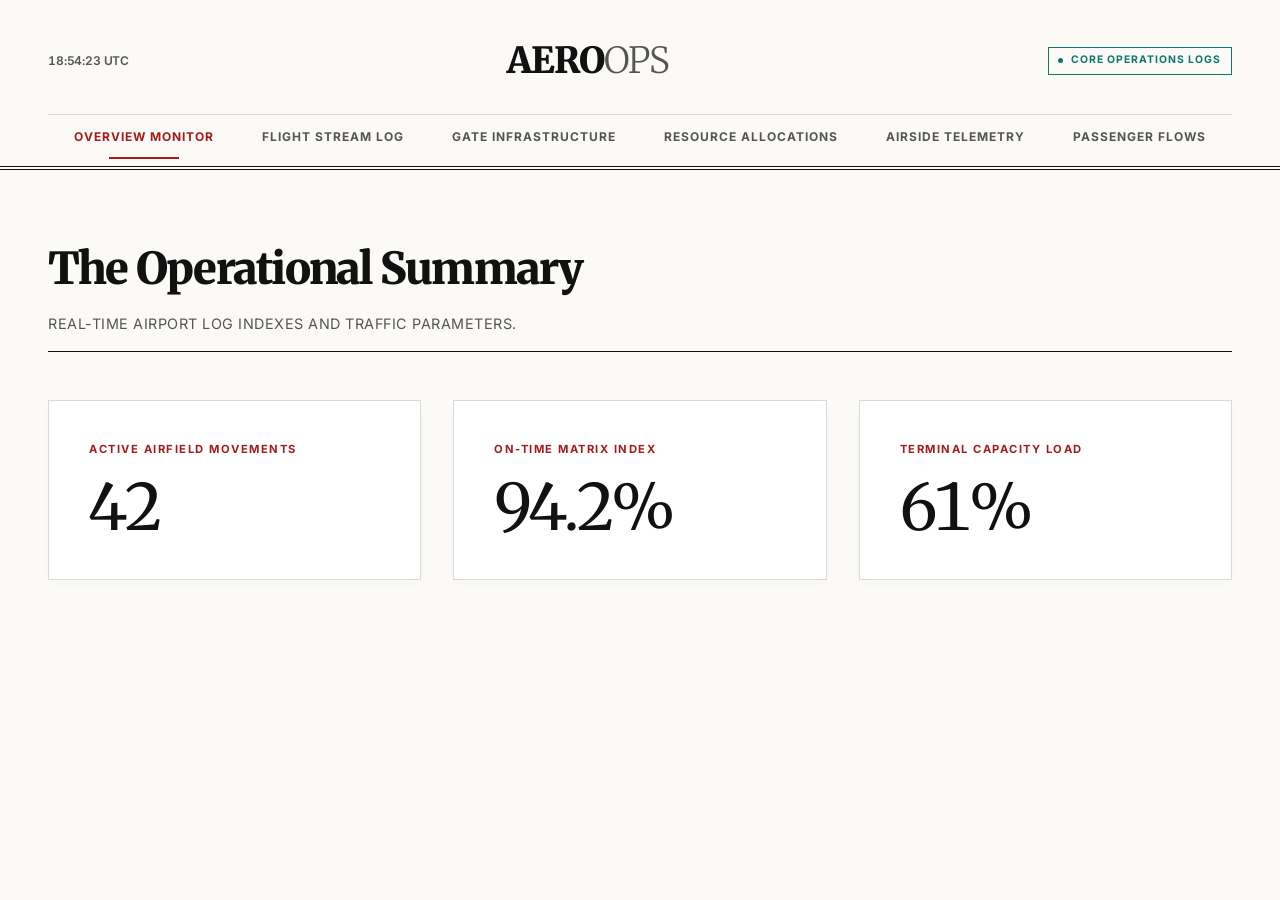
<file: frontend/index.html>
<!DOCTYPE html>
<html lang="en">
<head>
    <meta charset="UTF-8">
    <meta name="viewport" content="width=device-width, initial-scale=1.0">
    <title>The Operational Pulse // AERO-OPS</title>
    <link rel="stylesheet" href="styles.css">
    <link rel="preconnect" href="https://fonts.googleapis.com">
    <link rel="preconnect" href="https://fonts.gstatic.com" crossorigin>
    <link href="https://fonts.googleapis.com/css2?family=Inter:wght@600;700&family=Merriweather:wght@400;700;900&display=swap" rel="stylesheet">
</head>
<body>

    <header class="app-header">
        <div class="header-top">
            <div class="system-time" id="digital-clock">00:00:00 UTC</div>
            <div class="logo-area">
                <h1>Aero<span>Ops</span></h1>
            </div>
            <div class="status-pill"><span class="pulse-dot"></span> Core Operations Logs</div>
        </div>
        <nav class="main-nav">
            <a href="index.html" class="nav-item active">Overview Monitor</a>
            <a href="flights.html" class="nav-item">Flight Stream Log</a>
            <a href="gates.html" class="nav-item">Gate Infrastructure</a>
            <a href="resources.html" class="nav-item">Resource Allocations</a>
            <a href="telemetry.html" class="nav-item">Airside Telemetry</a>
            <a href="analytics.html" class="nav-item">Passenger Flows</a>
        </nav>
    </header>

    <main class="app-viewport">
        <header class="page-header">
            <h2>The Operational Summary</h2>
            <p>Real-time airport log indexes and traffic parameters.</p>
        </header>

        <div class="metrics-grid">
            <div class="metric-card">
                <span class="card-label">Active Airfield Movements</span>
                <div class="card-value" id="val-movements">42</div>
            </div>
            <div class="metric-card">
                <span class="card-label">On-Time Matrix Index</span>
                <div class="card-value" id="val-otp">94.2%</div>
            </div>
            <div class="metric-card">
                <span class="card-label">Terminal Capacity Load</span>
                <div class="card-value">61%</div>
            </div>
        </div>
    </main>

    <script src="shared-engine.js"></script>
    <script>
        setInterval(() => {
            const moveNode = document.getElementById('val-movements');
            const otpNode = document.getElementById('val-otp');
            if (moveNode) {
                let current = parseInt(moveNode.textContent);
                moveNode.textContent = current + (Math.random() > 0.45 ? 1 : -1);
            }
            if (otpNode) {
                let currentOtp = parseFloat(otpNode.textContent);
                otpNode.textContent = (currentOtp + (Math.random() * 0.2 - 0.1)).toFixed(1) + '%';
            }
        }, 4000);
    </script>
</body>
</html>
</file>
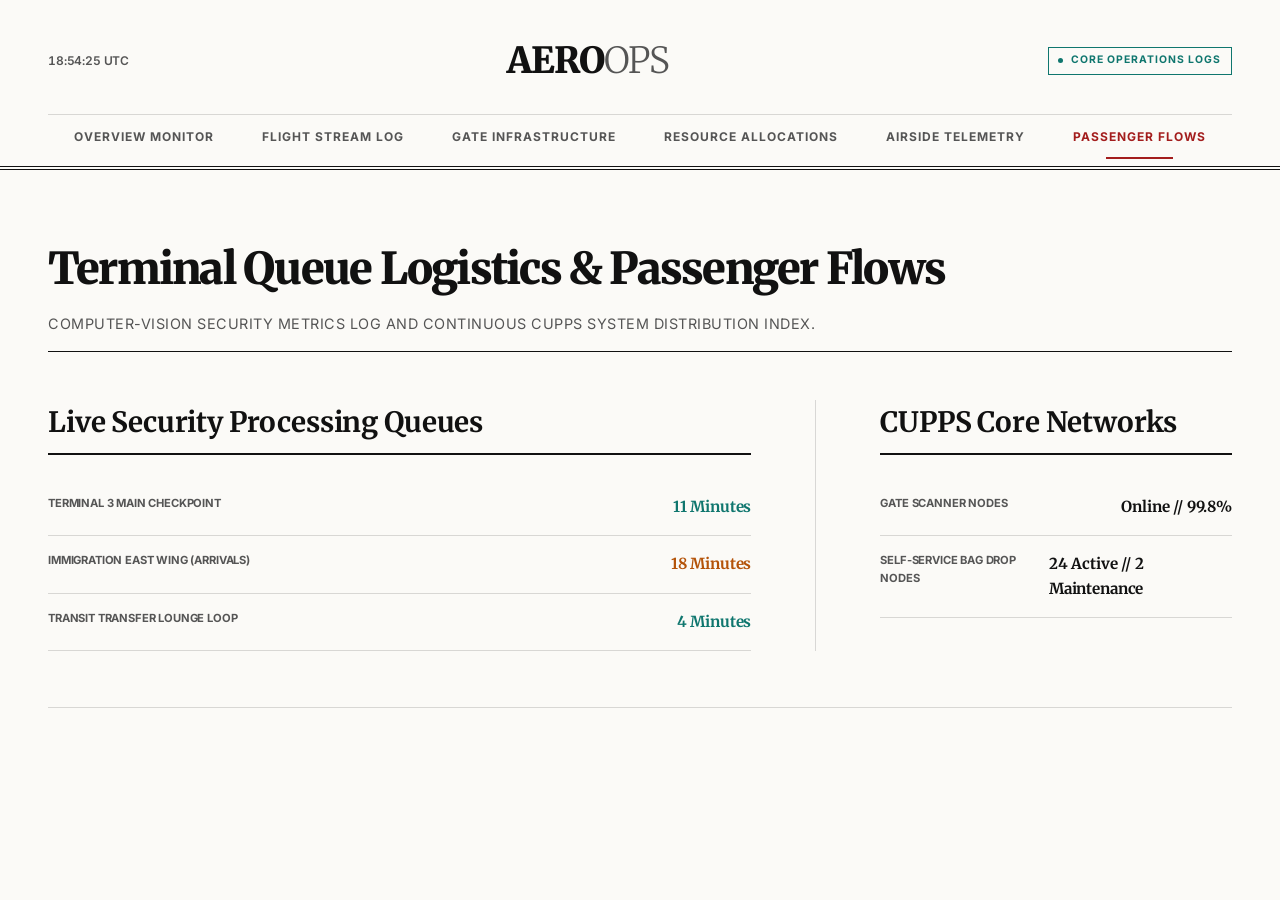
<file: frontend/analytics.html>
<!DOCTYPE html>
<html lang="en">
<head>
    <meta charset="UTF-8">
    <meta name="viewport" content="width=device-width, initial-scale=1.0">
    <title>Passenger Flow Analytics // AERO-OPS</title>
    <link rel="stylesheet" href="styles.css">
    <link rel="preconnect" href="https://fonts.googleapis.com">
    <link rel="preconnect" href="https://fonts.gstatic.com" crossorigin>
    <link href="https://fonts.googleapis.com/css2?family=Inter:wght@600;700&family=Merriweather:wght@400;700;900&display=swap" rel="stylesheet">
</head>
<body>

    <header class="app-header">
        <div class="header-top">
            <div class="system-time" id="digital-clock">00:00:00 UTC</div>
            <div class="logo-area">
                <h1>Aero<span>Ops</span></h1>
            </div>
            <div class="status-pill"><span class="pulse-dot"></span> Core Operations Logs</div>
        </div>
        <nav class="main-nav">
            <a href="index.html" class="nav-item">Overview Monitor</a>
            <a href="flights.html" class="nav-item">Flight Stream Log</a>
            <a href="gates.html" class="nav-item">Gate Infrastructure</a>
            <a href="resources.html" class="nav-item">Resource Allocations</a>
            <a href="telemetry.html" class="nav-item">Airside Telemetry</a>
            <a href="analytics.html" class="nav-item active">Passenger Flows</a>
        </nav>
    </header>

    <main class="app-viewport">
        <header class="page-header">
            <h2>Terminal Queue Logistics & Passenger Flows</h2>
            <p>Computer-vision security metrics log and continuous CUPPS system distribution index.</p>
        </header>

        <div class="editorial-row">
            <div class="editorial-col-main">
                <h3 class="broadsheet-subheading">Live Security Processing Queues</h3>
                <div class="telemetry-strip">
                    <span class="telemetry-label">Terminal 3 Main Checkpoint</span>
                    <span class="telemetry-value" id="q-t3" style="color:var(--status-green);">11 Minutes</span>
                </div>
                <div class="telemetry-strip">
                    <span class="telemetry-label">Immigration East Wing (Arrivals)</span>
                    <span class="telemetry-value" style="color:var(--status-orange);">18 Minutes</span>
                </div>
                <div class="telemetry-strip">
                    <span class="telemetry-label">Transit Transfer Lounge Loop</span>
                    <span class="telemetry-value" style="color:var(--status-green);">4 Minutes</span>
                </div>
            </div>

            <div class="editorial-col-side">
                <h3 class="broadsheet-subheading">CUPPS Core Networks</h3>
                <div class="telemetry-strip">
                    <span class="telemetry-label">Gate Scanner Nodes</span>
                    <span class="telemetry-value">Online // 99.8%</span>
                </div>
                <div class="telemetry-strip">
                    <span class="telemetry-label">Self-Service Bag Drop Nodes</span>
                    <span class="telemetry-value">24 Active // 2 Maintenance</span>
                </div>
            </div>
        </div>
    </main>

    <script src="shared-engine.js"></script>
    <script>
        setInterval(() => {
            const queueNode = document.getElementById('q-t3');
            if(queueNode) {
                let randomMin = Math.floor(Math.random() * 4) + 9;
                queueNode.textContent = randomMin + " Minutes";
            }
        }, 6000);
    </script>
</body>
</html>
</file>
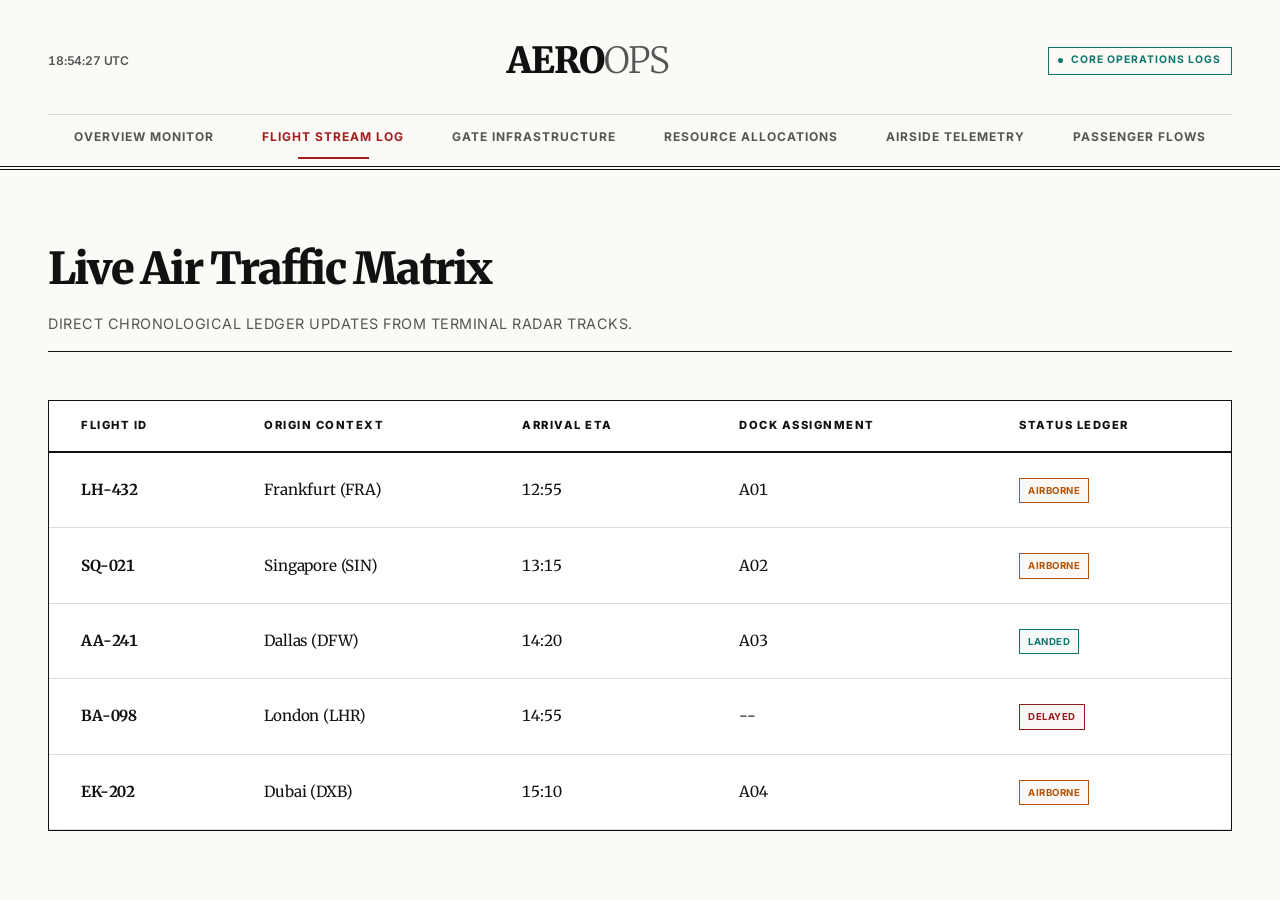
<file: frontend/flights.html>
<!DOCTYPE html>
<html lang="en">
<head>
    <meta charset="UTF-8">
    <meta name="viewport" content="width=device-width, initial-scale=1.0">
    <title>Flight Matrix Log // AERO-OPS</title>
    <link rel="stylesheet" href="styles.css">
    <link rel="preconnect" href="https://fonts.googleapis.com">
    <link rel="preconnect" href="https://fonts.gstatic.com" crossorigin>
    <link href="https://fonts.googleapis.com/css2?family=Inter:wght@600;700&family=Merriweather:wght@400;700;900&display=swap" rel="stylesheet">
</head>
<body>

    <header class="app-header">
        <div class="header-top">
            <div class="system-time" id="digital-clock">00:00:00 UTC</div>
            <div class="logo-area">
                <h1>Aero<span>Ops</span></h1>
            </div>
            <div class="status-pill"><span class="pulse-dot"></span> Core Operations Logs</div>
        </div>
        <nav class="main-nav">
            <a href="index.html" class="nav-item">Overview Monitor</a>
            <a href="flights.html" class="nav-item active">Flight Stream Log</a>
            <a href="gates.html" class="nav-item">Gate Infrastructure</a>
            <a href="resources.html" class="nav-item">Resource Allocations</a>
            <a href="telemetry.html" class="nav-item">Airside Telemetry</a>
            <a href="analytics.html" class="nav-item">Passenger Flows</a>
        </nav>
    </header>

    <main class="app-viewport">
        <header class="page-header">
            <h2>Live Air Traffic Matrix</h2>
            <p>Direct chronological ledger updates from terminal radar tracks.</p>
        </header>

        <div class="table-container">
            <table class="premium-table">
                <thead>
                    <tr>
                        <th>Flight ID</th>
                        <th>Origin Context</th>
                        <th>Arrival ETA</th>
                        <th>Dock Assignment</th>
                        <th>Status Ledger</th>
                    </tr>
                </thead>
                <tbody id="live-table-rows"></tbody>
            </table>
        </div>
    </main>

    <script src="shared-engine.js"></script>
    <script>
        function drawLogStream() {
            const container = document.getElementById('live-table-rows');
            if(!container) return;
            container.innerHTML = window.AeroState.flights.map(item => `
                <tr id="row-${item.id}">
                    <td style="font-weight: 700;">${item.id}</td>
                    <td>${item.origin}</td>
                    <td>${item.time}</td>
                    <td>${item.gate}</td>
                    <td><span class="badge ${item.status.toLowerCase()}">${item.status}</span></td>
                </tr>
            `).join('');
        }
        drawLogStream();

        setInterval(() => {
            const collection = window.AeroState.flights;
            const chosen = collection[Math.floor(Math.random() * collection.length)];
            chosen.status = chosen.status === 'Airborne' ? 'Landed' : 'Airborne';
            drawLogStream();
        }, 5000);
    </script>
</body>
</html>
</file>
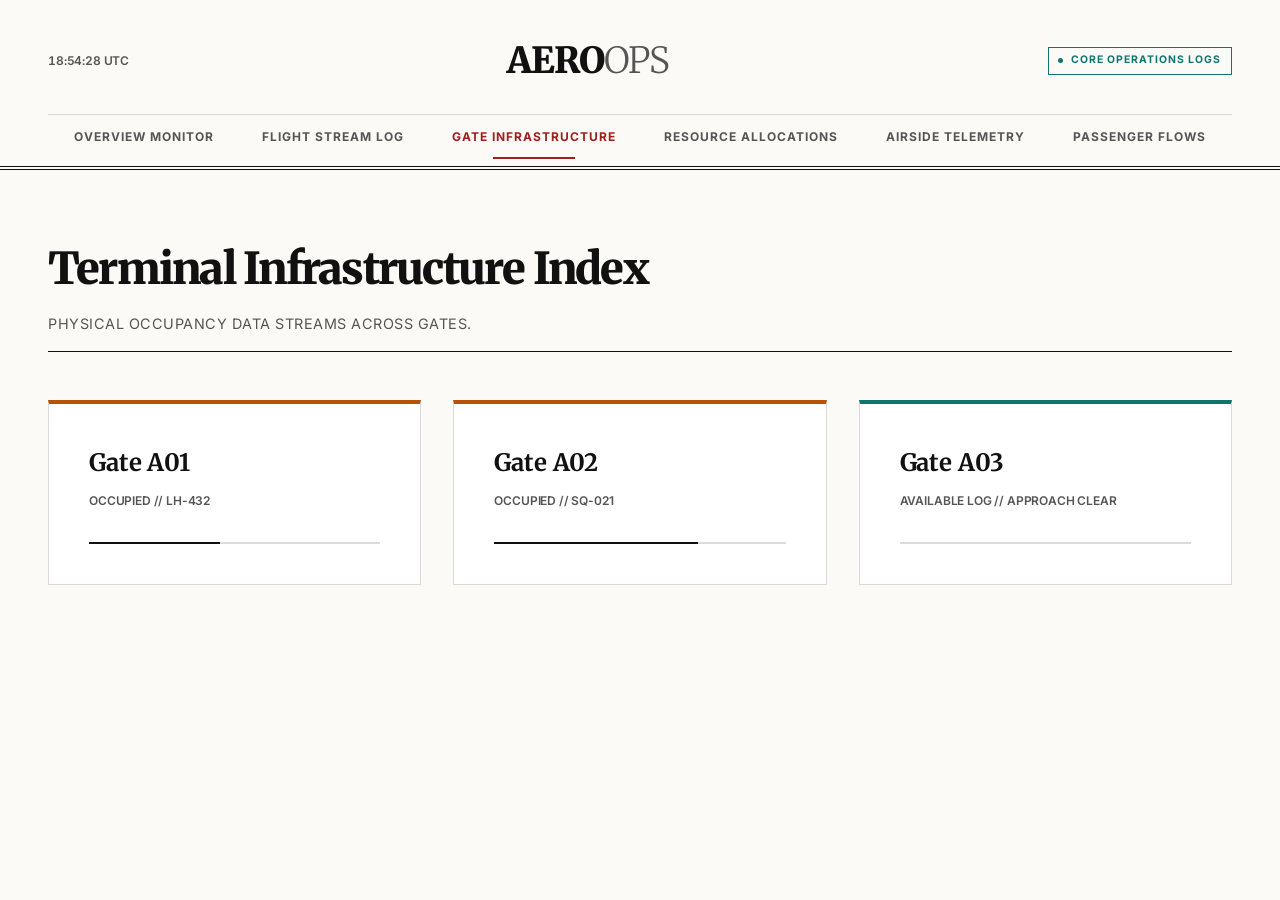
<file: frontend/gates.html>
<!DOCTYPE html>
<html lang="en">
<head>
    <meta charset="UTF-8">
    <meta name="viewport" content="width=device-width, initial-scale=1.0">
    <title>Gate Allocation Layout // AERO-OPS</title>
    <link rel="stylesheet" href="styles.css">
    <link rel="preconnect" href="https://fonts.googleapis.com">
    <link rel="preconnect" href="https://fonts.gstatic.com" crossorigin>
    <link href="https://fonts.googleapis.com/css2?family=Inter:wght@600;700&family=Merriweather:wght@400;700;900&display=swap" rel="stylesheet">
</head>
<body>

    <header class="app-header">
        <div class="header-top">
            <div class="system-time" id="digital-clock">00:00:00 UTC</div>
            <div class="logo-area">
                <h1>Aero<span>Ops</span></h1>
            </div>
            <div class="status-pill"><span class="pulse-dot"></span> Core Operations Logs</div>
        </div>
        <nav class="main-nav">
            <a href="index.html" class="nav-item">Overview Monitor</a>
            <a href="flights.html" class="nav-item">Flight Stream Log</a>
            <a href="gates.html" class="nav-item active">Gate Infrastructure</a>
            <a href="resources.html" class="nav-item">Resource Allocations</a>
            <a href="telemetry.html" class="nav-item">Airside Telemetry</a>
            <a href="analytics.html" class="nav-item">Passenger Flows</a>
        </nav>
    </header>

    <main class="app-viewport">
        <header class="page-header">
            <h2>Terminal Infrastructure Index</h2>
            <p>Physical occupancy data streams across gates.</p>
        </header>

        <div class="gate-matrix">
            <div class="gate-card occupied">
                <div class="gate-name">Gate A01</div>
                <div class="gate-meta">Occupied // LH-432</div>
                <div class="gate-progress"><div class="gate-progress-fill" id="fill-g1" style="width: 45%"></div></div>
            </div>
            <div class="gate-card occupied">
                <div class="gate-name">Gate A02</div>
                <div class="gate-meta">Occupied // SQ-021</div>
                <div class="gate-progress"><div class="gate-progress-fill" id="fill-g2" style="width: 70%"></div></div>
            </div>
            <div class="gate-card available">
                <div class="gate-name">Gate A03</div>
                <div class="gate-meta">Available Log // Approach Clear</div>
                <div class="gate-progress"><div class="gate-progress-fill" style="width: 0%"></div></div>
            </div>
        </div>
    </main>

    <script src="shared-engine.js"></script>
    <script>
        setInterval(() => {
            const bar1 = document.getElementById('fill-g1');
            const bar2 = document.getElementById('fill-g2');
            if(bar1) {
                let w1 = parseInt(bar1.style.width);
                bar1.style.width = (w1 >= 100 ? 10 : w1 + 3) + '%';
            }
            if(bar2) {
                let w2 = parseInt(bar2.style.width);
                bar2.style.width = (w2 >= 100 ? 5 : w2 + 2) + '%';
            }
        }, 3000);
    </script>
</body>
</html>
</file>
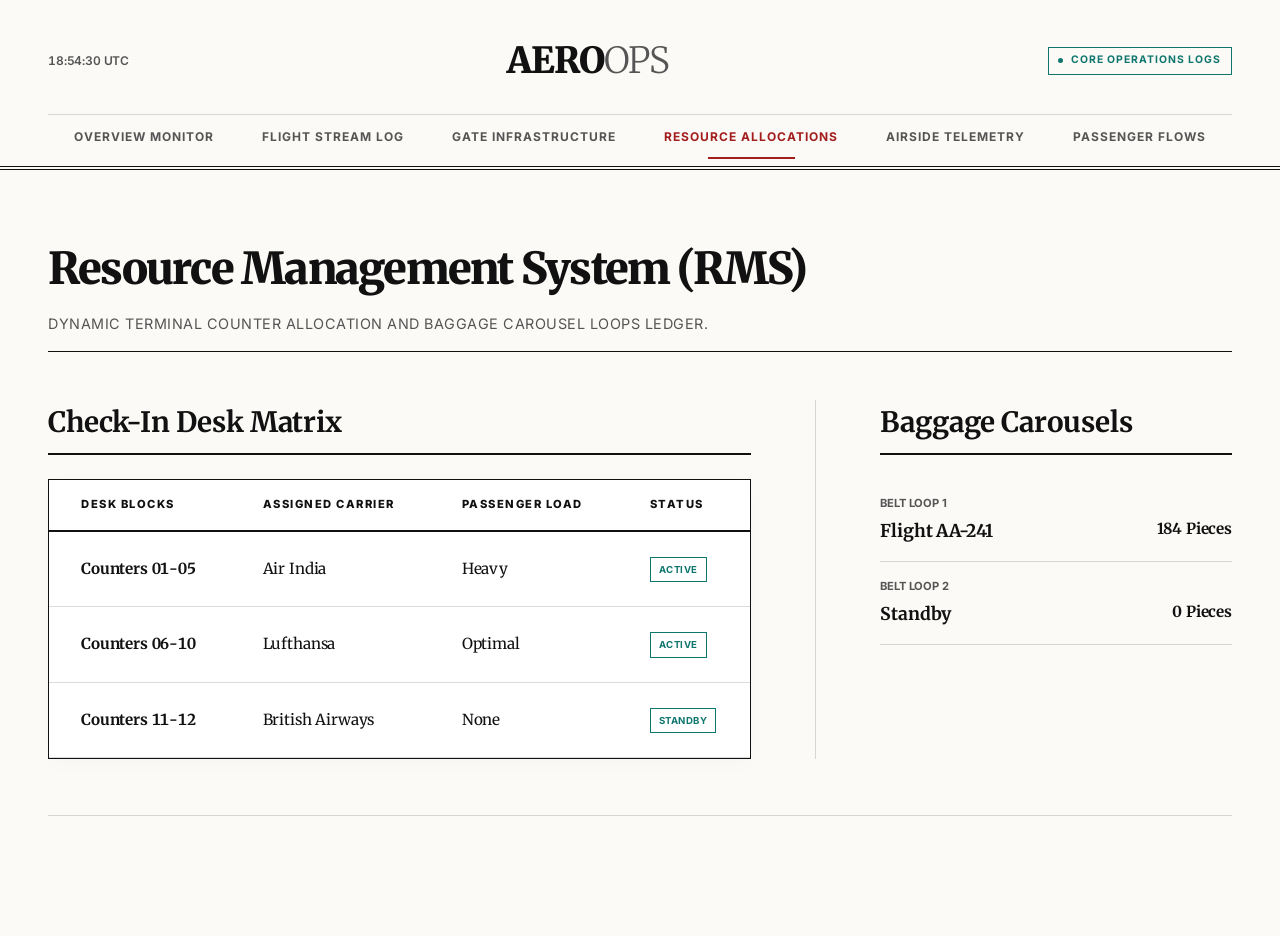
<file: frontend/resources.html>
<!DOCTYPE html>
<html lang="en">
<head>
    <meta charset="UTF-8">
    <meta name="viewport" content="width=device-width, initial-scale=1.0">
    <title>Resource Optimization // AERO-OPS</title>
    <link rel="stylesheet" href="styles.css">
    <link rel="preconnect" href="https://fonts.googleapis.com">
    <link rel="preconnect" href="https://fonts.gstatic.com" crossorigin>
    <link href="https://fonts.googleapis.com/css2?family=Inter:wght@600;700&family=Merriweather:wght@400;700;900&display=swap" rel="stylesheet">
</head>
<body>

    <header class="app-header">
        <div class="header-top">
            <div class="system-time" id="digital-clock">00:00:00 UTC</div>
            <div class="logo-area">
                <h1>Aero<span>Ops</span></h1>
            </div>
            <div class="status-pill"><span class="pulse-dot"></span> Core Operations Logs</div>
        </div>
        <nav class="main-nav">
            <a href="index.html" class="nav-item">Overview Monitor</a>
            <a href="flights.html" class="nav-item">Flight Stream Log</a>
            <a href="gates.html" class="nav-item">Gate Infrastructure</a>
            <a href="resources.html" class="nav-item active">Resource Allocations</a>
            <a href="telemetry.html" class="nav-item">Airside Telemetry</a>
            <a href="analytics.html" class="nav-item">Passenger Flows</a>
        </nav>
    </header>

    <main class="app-viewport">
        <header class="page-header">
            <h2>Resource Management System (RMS)</h2>
            <p>Dynamic terminal counter allocation and baggage carousel loops ledger.</p>
        </header>

        <div class="editorial-row">
            <div class="editorial-col-main">
                <h3 class="broadsheet-subheading">Check-In Desk Matrix</h3>
                <div class="table-container">
                    <table class="premium-table">
                        <thead>
                            <tr>
                                <th>Desk Blocks</th>
                                <th>Assigned Carrier</th>
                                <th>Passenger Load</th>
                                <th>Status</th>
                            </tr>
                        </thead>
                        <tbody id="desk-rows"></tbody>
                    </table>
                </div>
            </div>

            <div class="editorial-col-side">
                <h3 class="broadsheet-subheading">Baggage Carousels</h3>
                <div id="carousel-container"></div>
            </div>
        </div>
    </main>

    <script src="shared-engine.js"></script>
    <script>
        function hydrateResources() {
            const deskBody = document.getElementById('desk-rows');
            const carouselBox = document.getElementById('carousel-container');
            
            if(deskBody) {
                deskBody.innerHTML = window.AeroState.resources.desks.map(d => `
                    <tr>
                        <td style="font-weight:700;">${d.id}</td>
                        <td>${d.airline}</td>
                        <td>${d.load}</td>
                        <td><span class="badge" style="color:var(--status-green); border-color:var(--status-green);">${d.status}</span></td>
                    </tr>
                `).join('');
            }

            if(carouselBox) {
                carouselBox.innerHTML = window.AeroState.resources.carousels.map(c => `
                    <div class="telemetry-strip" style="flex-direction: column; align-items: flex-start; gap:0.25rem;">
                        <span class="telemetry-label">${c.id}</span>
                        <div style="display:flex; justify-content:space-between; width:100%;">
                            <span style="font-family:var(--font-serif); font-size:1.1rem; font-weight:700;">${c.flight === '--' ? 'Standby' : 'Flight ' + c.flight}</span>
                            <span class="telemetry-value" id="bags-${c.id.replace(/\s+/g, '')}">${c.bags} Pieces</span>
                        </div>
                    </div>
                `).join('');
            }
        }
        
        hydrateResources();

        setInterval(() => {
            const bagNode = document.getElementById('bags-BeltLoop1');
            if(bagNode) {
                let currentBags = parseInt(bagNode.textContent);
                if(currentBags > 0) bagNode.textContent = (currentBags - 2) + " Pieces";
            }
        }, 2500);
    </script>
</body>
</html>
</file>
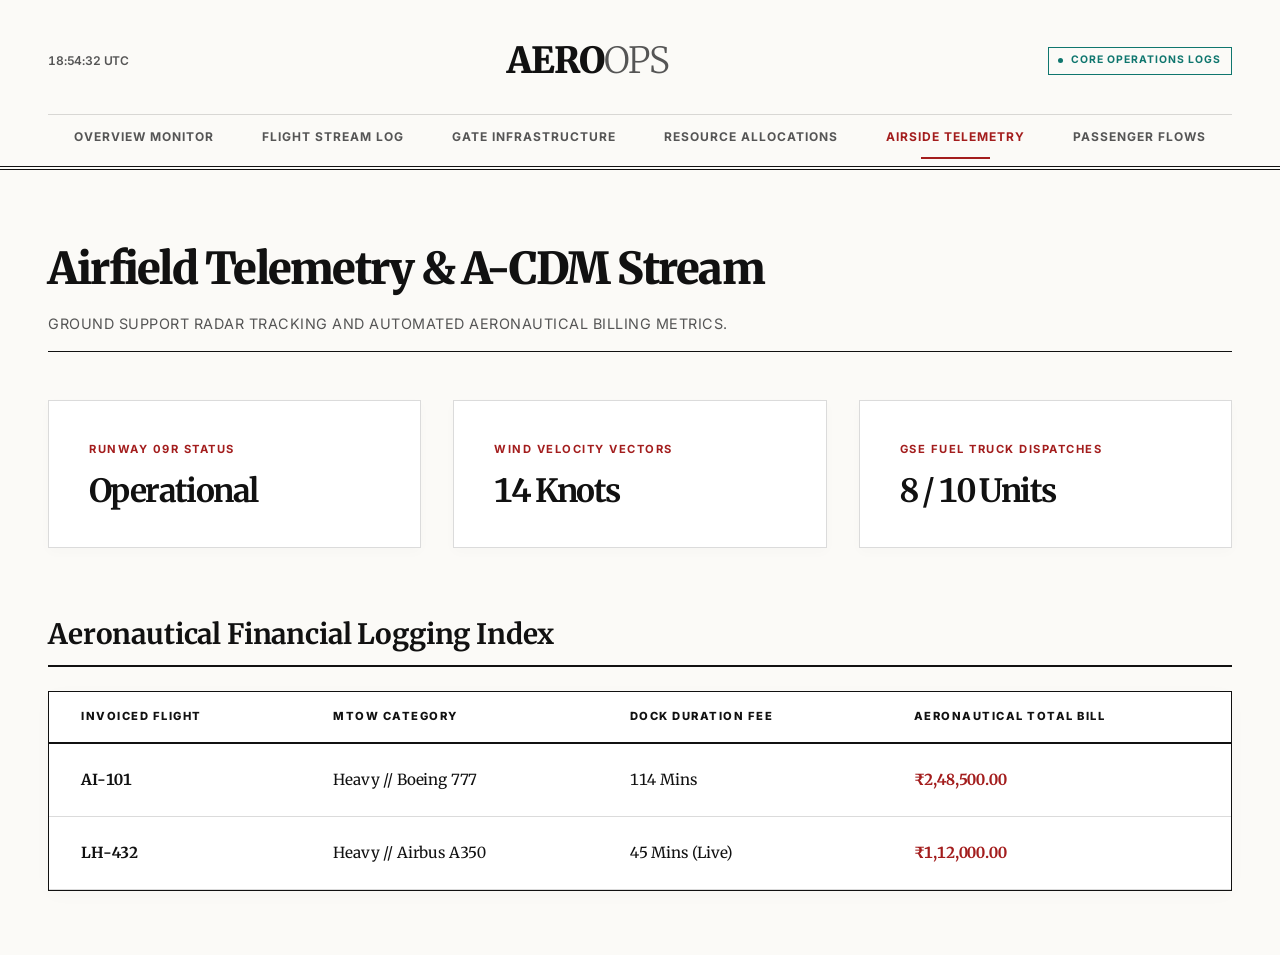
<file: frontend/telemetry.html>
<!DOCTYPE html>
<html lang="en">
<head>
    <meta charset="UTF-8">
    <meta name="viewport" content="width=device-width, initial-scale=1.0">
    <title>Airside Telemetry // AERO-OPS</title>
    <link rel="stylesheet" href="styles.css">
    <link rel="preconnect" href="https://fonts.googleapis.com">
    <link rel="preconnect" href="https://fonts.gstatic.com" crossorigin>
    <link href="https://fonts.googleapis.com/css2?family=Inter:wght@600;700&family=Merriweather:wght@400;700;900&display=swap" rel="stylesheet">
</head>
<body>

    <header class="app-header">
        <div class="header-top">
            <div class="system-time" id="digital-clock">00:00:00 UTC</div>
            <div class="logo-area">
                <h1>Aero<span>Ops</span></h1>
            </div>
            <div class="status-pill"><span class="pulse-dot"></span> Core Operations Logs</div>
        </div>
        <nav class="main-nav">
            <a href="index.html" class="nav-item">Overview Monitor</a>
            <a href="flights.html" class="nav-item">Flight Stream Log</a>
            <a href="gates.html" class="nav-item">Gate Infrastructure</a>
            <a href="resources.html" class="nav-item">Resource Allocations</a>
            <a href="telemetry.html" class="nav-item active">Airside Telemetry</a>
            <a href="analytics.html" class="nav-item">Passenger Flows</a>
        </nav>
    </header>

    <main class="app-viewport">
        <header class="page-header">
            <h2>Airfield Telemetry & A-CDM Stream</h2>
            <p>Ground support radar tracking and automated aeronautical billing metrics.</p>
        </header>

        <div class="metrics-grid">
            <div class="metric-card">
                <span class="card-label">Runway 09R Status</span>
                <div class="card-value" style="font-size:2rem; font-weight:700;" id="t-runway">Operational</div>
            </div>
            <div class="metric-card">
                <span class="card-label">Wind Velocity Vectors</span>
                <div class="card-value" style="font-size:2rem; font-weight:700;" id="t-wind">14 Knots</div>
            </div>
            <div class="metric-card">
                <span class="card-label">GSE Fuel Truck Dispatches</span>
                <div class="card-value" style="font-size:2rem; font-weight:700;">8 / 10 Units</div>
            </div>
        </div>

        <h3 class="broadsheet-subheading" style="margin-top:4rem;">Aeronautical Financial Logging Index</h3>
        <div class="table-container">
            <table class="premium-table">
                <thead>
                    <tr>
                        <th>Invoiced Flight</th>
                        <th>MTOW Category</th>
                        <th>Dock Duration Fee</th>
                        <th>Aeronautical Total Bill</th>
                    </tr>
                </thead>
                <tbody>
                    <tr>
                        <td style="font-weight:700;">AI-101</td>
                        <td>Heavy // Boeing 777</td>
                        <td>114 Mins</td>
                        <td style="font-weight:700; color:var(--accent);">₹2,48,500.00</td>
                    </tr>
                    <tr>
                        <td style="font-weight:700;">LH-432</td>
                        <td>Heavy // Airbus A350</td>
                        <td>45 Mins (Live)</td>
                        <td style="font-weight:700; color:var(--accent);">₹1,12,000.00</td>
                    </tr>
                </tbody>
            </table>
        </div>
    </main>

    <script src="shared-engine.js"></script>
    <script>
        setInterval(() => {
            const windNode = document.getElementById('t-wind');
            if(windNode) {
                let randomKnots = Math.floor(Math.random() * 6) + 11;
                windNode.textContent = randomKnots + " Knots";
            }
        }, 5000);
    </script>
</body>
</html>
</file>
<file: frontend/styles.css>
/* --- Editorial Newspaper Design Tokens --- */
:root {
    --bg-main: #fbfaf7; /* Warm, premium newsprint/paper tone */
    --panel-bg: #ffffff; /* Crisp white for structural isolation */
    --border-color: #111111; /* Traditional sharp black ink rules */
    --border-muted: rgba(17, 17, 17, 0.15);
    --text-primary: #111111; /* High-contrast editorial charcoal ink */
    --text-muted: #555555;
    
    /* Elegant, understated traditional color palette */
    --accent: #a31d1d; /* Deep editorial crimson/burgundy */
    --status-green: #0f766e; /* Deep forest teal */
    --status-orange: #b45309; /* Warm amber */
    --status-red: #991b1b; /* Crimson alert */
    
    /* Newspaper Typography Configuration */
    --font-serif: 'Merriweather', 'Georgia', serif;
    --font-sans: 'Inter', system-ui, sans-serif;
}

/* Reset & Scaffolding */
* {
    margin: 0;
    padding: 0;
    box-sizing: border-box;
    -webkit-font-smoothing: antialiased;
}

body {
    background-color: var(--bg-main);
    color: var(--text-primary);
    font-family: var(--font-serif);
    overflow-x: hidden;
    letter-spacing: -0.01em;
    line-height: 1.6;
}

/* --- Broadsheet Style Header --- */
.app-header {
    display: flex;
    flex-direction: column;
    align-items: center;
    padding: 2rem 3rem 0.5rem 3rem;
    border-bottom: 4px double var(--border-color); /* Classic double-line newspaper rule */
    background: var(--bg-main);
    position: sticky;
    top: 0;
    z-index: 1000;
}

.header-top {
    display: flex;
    justify-content: space-between;
    align-items: center;
    width: 100%;
    max-width: 1600px;
    margin-bottom: 1.5rem;
}

.logo-area h1 {
    font-family: var(--font-serif);
    font-size: 2.25rem;
    font-weight: 900;
    letter-spacing: -1px;
    text-transform: uppercase;
}

.logo-area h1 span {
    font-weight: 300;
    color: var(--text-muted);
}

.status-pill {
    font-family: var(--font-sans);
    background: transparent;
    color: var(--status-green);
    border: 1px solid var(--status-green);
    padding: 0.3rem 0.6rem;
    font-size: 0.65rem;
    font-weight: 700;
    letter-spacing: 1px;
    border-radius: 0px;
    display: flex;
    align-items: center;
    gap: 0.5rem;
    text-transform: uppercase;
}

.pulse-dot {
    width: 5px;
    height: 5px;
    background-color: var(--status-green);
    border-radius: 50%;
}

/* --- Editorial Navigation --- */
.main-nav {
    display: flex;
    gap: 3rem;
    border-top: 1px solid var(--border-muted);
    width: 100%;
    max-width: 1600px;
    justify-content: center;
    padding: 0.75rem 0;
}

.nav-item {
    font-family: var(--font-sans);
    color: var(--text-muted);
    text-decoration: none;
    font-size: 0.75rem;
    font-weight: 700;
    letter-spacing: 1px;
    text-transform: uppercase;
    position: relative;
    transition: color 0.2s ease;
}

.nav-item:hover, .nav-item.active {
    color: var(--accent);
}

.nav-item.active::after {
    content: '';
    position: absolute;
    bottom: -0.85rem;
    left: 25%;
    width: 50%;
    height: 2px;
    background-color: var(--accent);
}

.system-time {
    font-family: var(--font-sans);
    font-variant-numeric: tabular-nums;
    color: var(--text-muted);
    font-size: 0.75rem;
    font-weight: 600;
}

/* --- Main Framework Layout --- */
.app-viewport {
    padding: 4rem 3rem;
    max-width: 1600px;
    margin: 0 auto;
    animation: viewFadeIn 0.4s ease-out forwards;
}

.page-header {
    border-bottom: 1px solid var(--border-color);
    padding-bottom: 1rem;
    margin-bottom: 3rem;
}

.page-header h2 {
    font-family: var(--font-serif);
    font-size: 2.75rem;
    font-weight: 900;
    margin-bottom: 0.5rem;
    letter-spacing: -0.04em;
}

.page-header p {
    font-family: var(--font-sans);
    color: var(--text-muted);
    font-size: 0.9rem;
    text-transform: uppercase;
    letter-spacing: 0.5px;
}

/* --- Editorial Blocks & Grid Systems --- */
.metrics-grid {
    display: grid;
    grid-template-columns: repeat(auto-fit, minmax(320px, 1fr));
    gap: 2rem;
    margin-bottom: 2rem;
}

.metric-card {
    background: var(--panel-bg);
    border: 1px solid var(--border-muted);
    padding: 2.5rem;
    box-shadow: 0 4px 12px rgba(0,0,0,0.02);
}

.card-label {
    display: block;
    font-family: var(--font-sans);
    color: var(--accent);
    font-size: 0.7rem;
    text-transform: uppercase;
    letter-spacing: 1.5px;
    margin-bottom: 1rem;
    font-weight: 700;
}

.card-value {
    font-size: 4rem;
    font-weight: 400;
    letter-spacing: -0.05em;
    line-height: 1;
    font-variant-numeric: tabular-nums;
}

/* --- Broadside Informational Tables --- */
.table-container {
    background: var(--panel-bg);
    border: 1px solid var(--border-color);
    box-shadow: 0 4px 20px rgba(0,0,0,0.02);
}

.premium-table {
    width: 100%;
    border-collapse: collapse;
    text-align: left;
}

.premium-table th {
    font-family: var(--font-sans);
    padding: 1rem 2rem;
    font-size: 0.7rem;
    text-transform: uppercase;
    letter-spacing: 1.5px;
    color: var(--text-primary);
    border-bottom: 2px solid var(--border-color);
    font-weight: 800;
}

.premium-table td {
    padding: 1.5rem 2rem;
    font-size: 0.95rem;
    border-bottom: 1px solid var(--border-muted);
    font-variant-numeric: tabular-nums;
}

.premium-table tbody tr {
    transition: background-color 0.2s ease;
}

.premium-table tbody tr:hover {
    background-color: #fcfbf9;
}

.badge {
    font-family: var(--font-sans);
    display: inline-flex;
    align-items: center;
    padding: 0.25rem 0.5rem;
    font-size: 0.6rem;
    font-weight: 700;
    text-transform: uppercase;
    letter-spacing: 0.5px;
    border: 1px solid currentColor;
}
.badge.landed { color: var(--status-green); background: rgba(15, 118, 110, 0.04); }
.badge.airborne { color: var(--status-orange); background: rgba(180, 83, 9, 0.04); }
.badge.delayed { color: var(--status-red); background: rgba(153, 27, 27, 0.04); }

/* --- Structural Gate Infrastructure --- */
.gate-matrix {
    display: grid;
    grid-template-columns: repeat(auto-fit, minmax(280px, 1fr));
    gap: 2rem;
}

.gate-card {
    background: var(--panel-bg);
    border: 1px solid var(--border-muted);
    padding: 2.5rem;
}

.gate-card.occupied { border-top: 4px solid var(--status-orange); }
.gate-card.available { border-top: 4px solid var(--status-green); }
.gate-card.maintenance { border-top: 4px solid var(--status-red); }

.gate-name {
    font-size: 1.5rem;
    font-weight: 700;
    margin-bottom: 0.5rem;
}

.gate-meta {
    font-family: var(--font-sans);
    font-size: 0.75rem;
    color: var(--text-muted);
    text-transform: uppercase;
    font-weight: 600;
}

.gate-progress {
    width: 100%;
    height: 2px;
    background: var(--border-muted);
    margin-top: 2rem;
}

.gate-progress-fill {
    height: 100%;
    background: var(--text-primary);
    width: 0%;
    transition: width 1s ease-in-out;
}

/* --- New Premium Editorial Sub-page Structural Additions --- */
.editorial-row {
    display: flex;
    gap: 4rem;
    margin-bottom: 3.5rem;
    border-bottom: 1px solid var(--border-muted);
    padding-bottom: 3.5rem;
}

.editorial-col-main {
    flex: 2;
}

.editorial-col-side {
    flex: 1;
    border-left: 1px solid var(--border-muted);
    padding-left: 4rem;
}

.broadsheet-subheading {
    font-family: var(--font-serif);
    font-size: 1.75rem;
    font-weight: 700;
    margin-bottom: 1.5rem;
    border-bottom: 2px solid var(--border-color);
    padding-bottom: 0.5rem;
}

.telemetry-strip {
    display: flex;
    justify-content: space-between;
    padding: 1rem 0;
    border-bottom: 1px solid var(--border-muted);
    font-size: 0.95rem;
}

.telemetry-label {
    font-family: var(--font-sans);
    font-size: 0.7rem;
    text-transform: uppercase;
    font-weight: 700;
    color: var(--text-muted);
}

.telemetry-value {
    font-weight: 700;
}

@keyframes viewFadeIn {
    from { opacity: 0; }
    to { opacity: 1; }
}

/* --- Responsive Layout Modifications --- */
@media (max-width: 1024px) {
    .editorial-row {
        flex-direction: column;
        gap: 2.5rem;
    }
    .editorial-col-side {
        border-left: none;
        padding-left: 0;
    }
}

@media (max-width: 768px) {
    .header-top {
        flex-direction: column;
        gap: 1rem;
    }
    .main-nav {
        flex-wrap: wrap;
        gap: 1.5rem;
    }
    .nav-item.active::after {
        display: none;
    }
    .app-viewport {
        padding: 2rem 1.5rem;
    }
    .page-header h2 {
        font-size: 2rem;
    }
}
</file>
